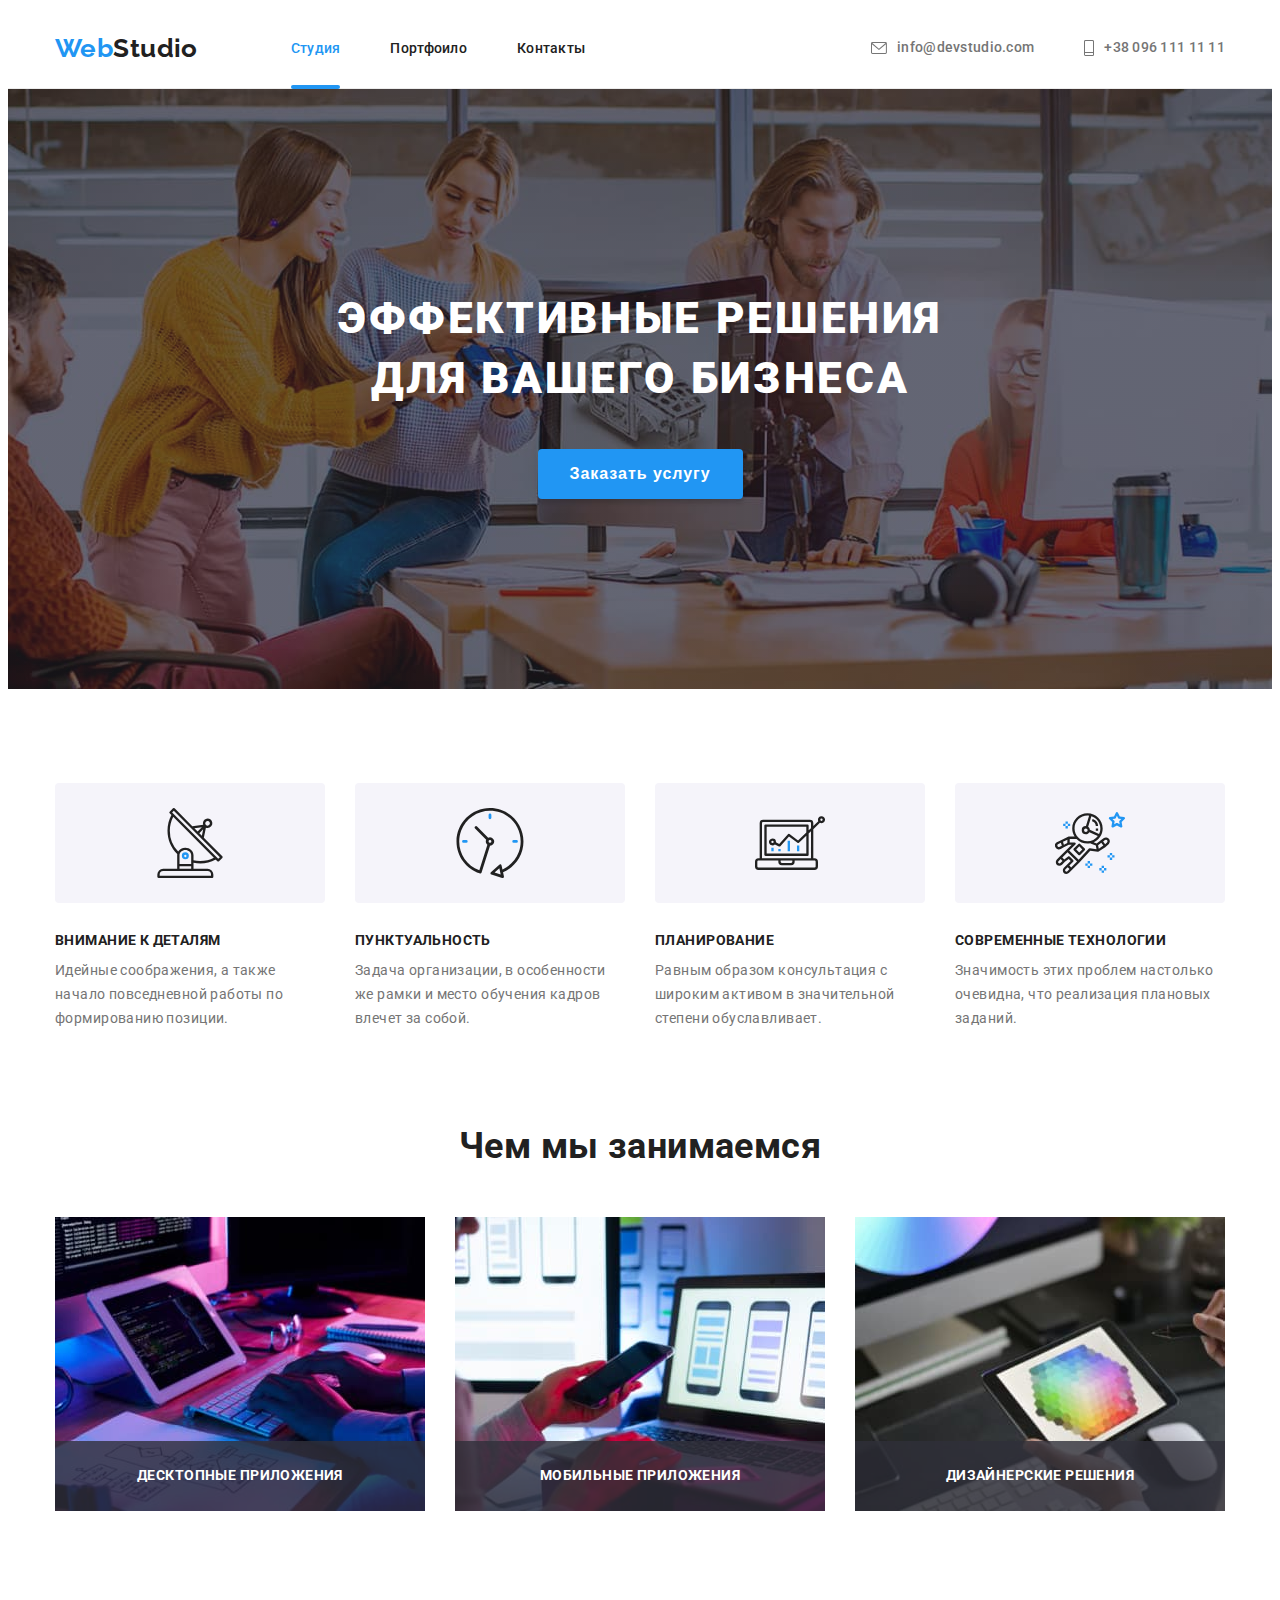
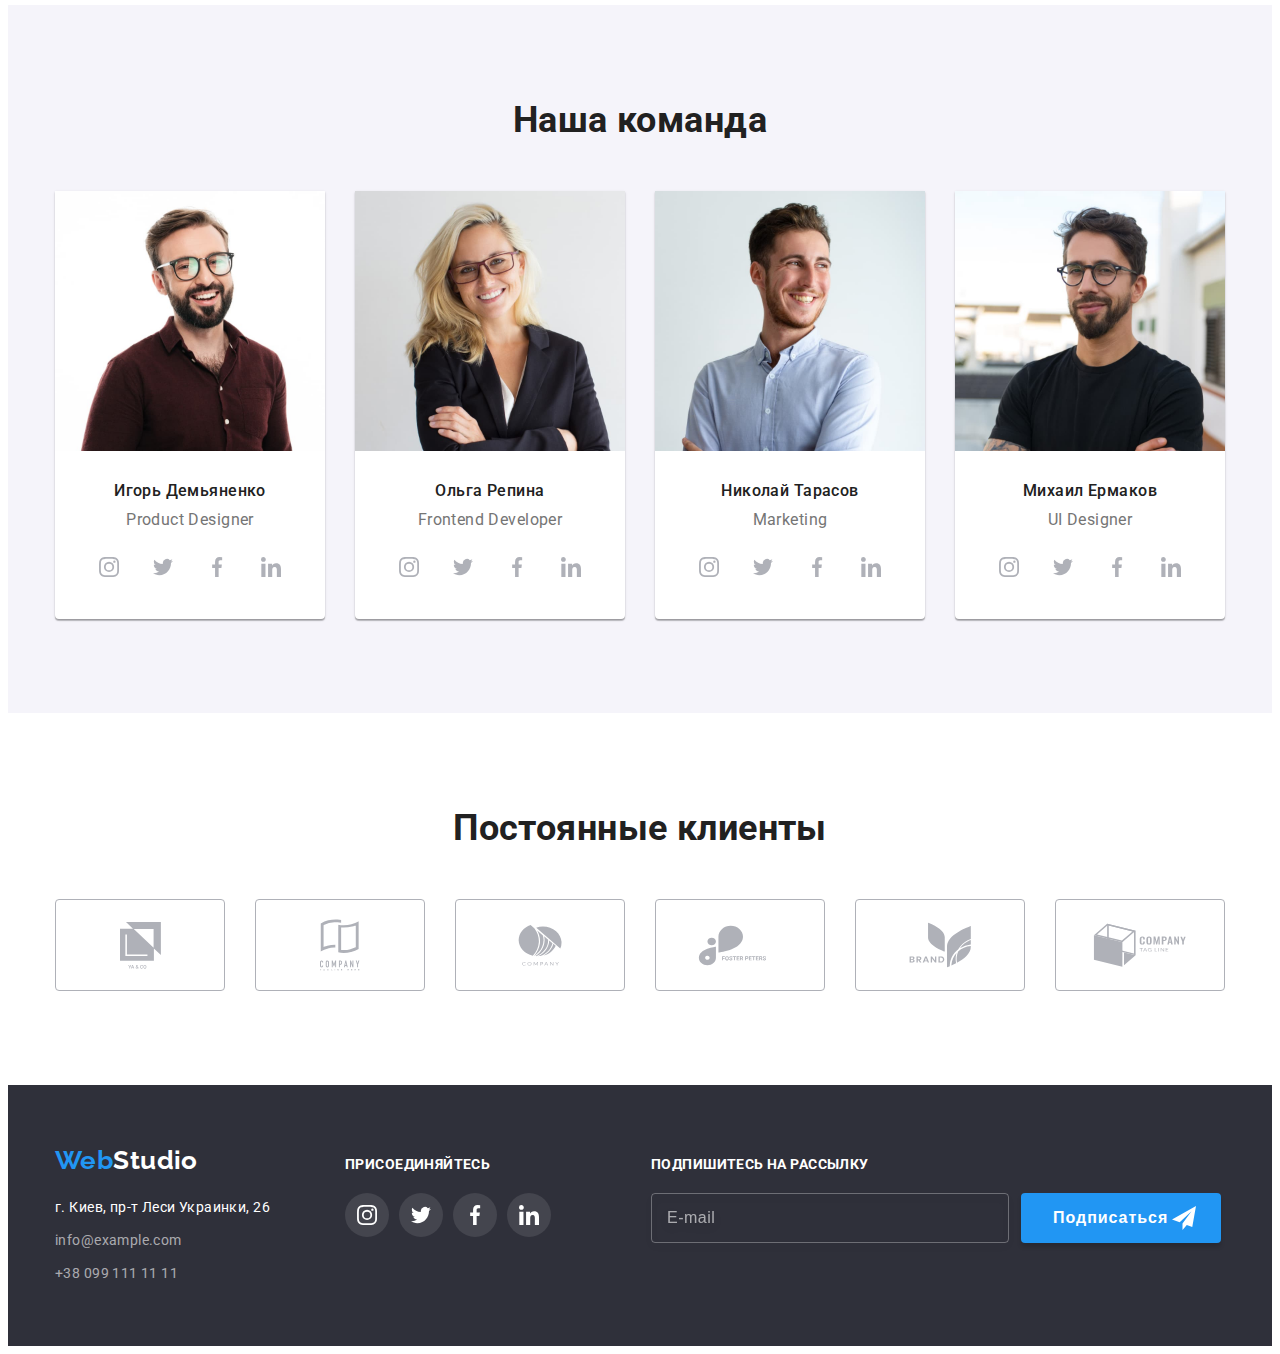
<file: index.html>
<!DOCTYPE html>
<html lang="ru">
  <head>
    <meta charset="UTF-8" />
    <meta http-equiv="X-UA-Compatible" content="IE=edge" />
    <meta name="viewport" content="width=device-width, initial-scale=1.0" />
    <title>Студия</title>
    <link rel="preconnect" href="https://fonts.gstatic.com" />
    <link
      href="https://fonts.googleapis.com/css2?family=Raleway:wght@700&family=Roboto:ital,wght@0,400;0,500;0,700;1,900&display=swap"
      rel="stylesheet"
    />
    <link
      rel="stylesheet"
      href="https://cdnjs.cloudflare.com/ajax/libs/modern-normalize/1.0.0/modern-normalize.min.css"
      integrity="sha512-ISS7cAi1PEhQ8jnbJpJZMd29NlhNj4AWYyLOSp2CE/CsHxTCu+r+t0D2yoJudVrd0/8fTVPUVDzY5Tvli75u/g=="
      crossorigin="anonymous"
    />
    <link rel="stylesheet" href="./css/styles.css" />
  </head>
  <body>
      <header class="header-page">
     <div class="conteiner main-nav">
      <a class="logo-link" href="./index.html">
        <span class="logo-web">Web</span><span class="logo-studio">Studio</span>
      </a>
      <nav>
        <ul class="list nav">
          <li class="menu-item">
            <a class="link menu-link current" href="./index.html"> Студия </a>
          </li>
          <li class="menu-item">
            <a class="link menu-link" href="./portfolio.html"> Портфоило </a>
          </li>
          <li class="menu-item">
            <a class="link menu-link" href="#"> Контакты </a>
          </li>
        </ul>
      </nav>
      <ul class="list contact">
        <li class="menu-item">
          <a class="link menu-link adress-item" href="mailto:info@devstudio.com">
            <svg class="contact-icon" width="16" height="12">
              <use href="./images/sprite.svg#icon-mail" ></use>
            </svg>
            info@devstudio.com</a>
        </li>
        <li class="menu-item">
          <a class="link menu-link adress-item" href="tel:+380961111111">
            <svg class="contact-icon" width="10" height="16">
            <use href="./images/sprite.svg#icon-tel"></use>
            </svg>
            +38 096 111 11 11</a>
        </li>
      </ul>
    </div>
    </header>
    <main>
      <section class="hero">
        <div class="conteiner">
          <h1 class="title hero-title">Эффективные решения <br> для вашего бизнеса </h1>
        <button data-modal-open class="hero-button" type="button">Заказать услугу</button>
        </div>
      </section>
      <section class="features section">
        <div class="conteiner">
        <h2 class="visually-hidden">Преимущества</h2>
        <ul class="list flex-conteiner">
          <li class="features-item">
            <div class="features-icon">
            <svg  width="70" height="70">
              <use href="./images/sprite.svg#icon-antenna"></use>
            </svg>
            </div>
            <h3 class="features-title">Внимание к деталям</h3>
            <p class="features-text">
              Идейные соображения, а также начало повседневной работы по
              формированию позиции.
            </p>
          </li>
          <li class="features-item">
            <div class="features-icon">
              <svg width="70" height="70">
              <use href="./images/sprite.svg#icon-clock"></use>
              </svg>
            </div>
            <h3 class="features-title">Пунктуальность</h3>
            <p class="features-text">
              Задача организации, в особенности же рамки и место обучения кадров
              влечет за собой.
            </p>
          </li>
          <li class="features-item">
            <div class="features-icon">
              <svg width="70" height="70">
                <use href="./images/sprite.svg#icon-diagram"></use>
              </svg>
            </div>
            <h3 class="features-title">Планирование</h3>
            <p class="features-text">
              Равным образом консультация с широким активом в значительной
              степени обуславливает.
            </p>
          </li>
          <li class="features-item">
          <div class="features-icon">
            <svg width="70" height="70">
            <use href="./images/sprite.svg#icon-astronaut"></use>
            </svg>
          </div>
            <h3 class="features-title">Современные технологии</h3>
            <p class="features-text">
              Значимость этих проблем настолько очевидна, что реализация
              плановых заданий.
            </p>
          </li>
        </ul>
        </div>
      </section>
      <section class="work">
      <div class="conteiner">
        <h2 class="title">Чем мы занимаемся</h2>
        <ul class="list flex-conteiner">
          <li class="work-item">
            <img class="work-image"
              src="./images/box1.jpg"
              alt="создание програмного обеспечения"
              width="370"
              height="294"/>
              <p class="work-description">Десктопные приложения</p>
          </li>
          <li class="work-item">
            <img class="work-image"
              src="./images/box2.jpg"
              alt="разработка приложения"
              width="370"
              height="294"/>
              <p class="work-description">Мобильные приложения</p>
          </li>
          <li class="work-item">
            <img class="work-image"
              src="./images/box3.jpg"
              alt="дизайн"
              width="370"
              height="294"/>
              <p class="work-description">Дизайнерские решения</p>
          </li>
        </ul>
        </div>
      </section>
      <section class="team section">
      <div class="conteiner">
        <h2 class="title">Наша команда</h2>
        <ul class="list flex-conteiner">
          <li class="team-item">
            <img class="team-photo"
              src="./images/team1.jpg"
              alt="Дизайнер продуктов Игорь Демьяненко"
              width="270"
            />
            <div class="team-card">
            <h3 class="team-name">Игорь Демьяненко</h3>
            <p class="team-position" lang="en">Product Designer</p>
              <ul class="list team-social">
                <li class="team-social-item">
                  <a class="team-social-link" href="#" target="_blank" rel="noopener norefferre">
                  <svg class="social-icon" width="20" height="20">
                    <use href="./images/sprite.svg#icon-instagram"></use>
                  </svg> </a>
                </li>
                <li class="team-social-item">
                  <a class="team-social-link" href="#" target="_blank" rel="noopener norefferre">
                    <svg class="social-icon" width="20" height="20">
                      <use href="./images/sprite.svg#icon-twitter"></use>
                    </svg> </a>
                </li>
                <li class="team-social-item">
                  <a class="team-social-link" href="#" target="_blank" rel="noopener norefferre">
                    <svg class="social-icon" width="20" height="20">
                      <use href="./images/sprite.svg#icon-facebook"></use>
                    </svg> </a>
                </li>
                <li class="team-social-item">
                  <a class="team-social-link" href="#" target="_blank" rel="noopener norefferre">
                    <svg class="social-icon" width="20" height="20">
                      <use href="./images/sprite.svg#icon-linkedin"></use>
                    </svg> </a>
                </li>
          </ul>
          </div>
          </li>
          <li class="team-item">
            <img class="team-photo"
              src="./images/team2.jpg"
              alt="Разработчик Ольга Репина"
              width="270"            />
            <div class="team-card">
            <h3 class="team-name">Ольга Репина</h3>
            <p class="team-position" lang="en">Frontend Developer</p>
            <ul class="list team-social">
              <li class="team-social-item">
                <a class="team-social-link" href="#" target="_blank" rel="noopener norefferre">
                  <svg class="social-icon" width="20" height="20">
                    <use href="./images/sprite.svg#icon-instagram"></use>
                  </svg> </a>
              </li>
              <li class="team-social-item">
                <a class="team-social-link" href="#" target="_blank" rel="noopener norefferre">
                  <svg class="social-icon" width="20" height="20">
                    <use href="./images/sprite.svg#icon-twitter"></use>
                  </svg> </a>
              </li>
              <li class="team-social-item">
                <a class="team-social-link" href="#" target="_blank" rel="noopener norefferre">
                  <svg class="social-icon" width="20" height="20">
                    <use href="./images/sprite.svg#icon-facebook"></use>
                  </svg> </a>
              </li>
              <li class="team-social-item">
                <a class="team-social-link" href="#" target="_blank" rel="noopener norefferre">
                  <svg class="social-icon" width="20" height="20">
                    <use href="./images/sprite.svg#icon-linkedin"></use>
                  </svg> </a>
              </li>
            </ul>
            </div>
          </li>
          <li class="team-item">
            <img class="team-photo"
              src="./images/team3.jpg"
              alt="Маркетолог Николай Тарасов"
              width="270"/>
            <div class="team-card">
            <h3 class="team-name">Николай Тарасов</h3>
            <p class="team-position" lang="en">Marketing</p>
            <ul class="list team-social">
              <li class="team-social-item">
                <a class="team-social-link" href="#" target="_blank" rel="noopener norefferre">
                  <svg class="social-icon" width="20" height="20">
                    <use href="./images/sprite.svg#icon-instagram"></use>
                  </svg> </a>
              </li>
              <li class="team-social-item">
                <a class="team-social-link" href="#" target="_blank" rel="noopener norefferre">
                  <svg class="social-icon" width="20" height="20">
                    <use href="./images/sprite.svg#icon-twitter"></use>
                  </svg> </a>
              </li>
              <li class="team-social-item">
                <a class="team-social-link" href="#" target="_blank" rel="noopener norefferre">
                  <svg class="social-icon" width="20" height="20">
                    <use href="./images/sprite.svg#icon-facebook"></use>
                  </svg> </a>
              </li>
              <li class="team-social-item">
                <a class="team-social-link" href="#" target="_blank" rel="noopener norefferre">
                  <svg class="social-icon" width="20" height="20">
                    <use href="./images/sprite.svg#icon-linkedin"></use>
                  </svg> </a>
              </li>
            </ul>
            </div>
          </li>
          <li class="team-item">
            <img class="team-photo"
              src="./images/team4.jpg"
              alt="Проектировщик интерфейса Михаил Ермаков"
              width="270"/>
            <div class="team-card">
            <h3 class="team-name">Михаил Ермаков</h3>
            <p class="team-position" lang="en">UI Designer</p>
            <ul class="list team-social">
              <li class="team-social-item">
                <a class="team-social-link" href="#" target="_blank" rel="noopener norefferre">
                  <svg class="social-icon" width="20" height="20">
                    <use href="./images/sprite.svg#icon-instagram"></use>
                  </svg> </a>
              </li>
              <li class="team-social-item">
                <a class="team-social-link" href="#" target="_blank" rel="noopener norefferre">
                  <svg class="social-icon" width="20" height="20">
                    <use href="./images/sprite.svg#icon-twitter"></use>
                  </svg> </a>
              </li>
              <li class="team-social-item">
                <a class="team-social-link" href="#" target="_blank" rel="noopener norefferre">
                  <svg class="social-icon" width="20" height="20">
                    <use href="./images/sprite.svg#icon-facebook"></use>
                  </svg> </a>
              </li>
              <li class="team-social-item">
                <a class="team-social-link" href="#" target="_blank" rel="noopener norefferre">
                  <svg class="social-icon" width="20" height="20">
                    <use href="./images/sprite.svg#icon-linkedin"></use>
                  </svg> </a>
              </li>
            </ul>
            </div>
          </li>
        </ul>
        </div>
      </section>
      <section class="clients section">
        <div class="conteiner">
      <h2 class="title">Постоянные клиенты</h2>
      <ul class="list clients-list">
        <li class="clients-item">
          <a class="clients-link" href="#" target="_blank" rel="noopener norefferre">
            <svg class="clients-icon" width="41" height="47">
              <use href="./images/sprite.svg#icon-ya-co"></use>
            </svg>
          </a>
        </li>
        <li class="clients-item">
          <a class="clients-link" href="#" target="_blank" rel="noopener norefferre">
            <svg class="clients-icon" width="40" height="52">
              <use href="./images/sprite.svg#icon-tagline-here"></use>
            </svg>
          </a>
        </li>
        <li class="clients-item">
          <a class="clients-link" href="#" target="_blank" rel="noopener norefferre">
            <svg class="clients-icon" width="44" height="42">
              <use href="./images/sprite.svg#icon-company"></use>
            </svg>
          </a>
        </li>
        <li class="clients-item">
          <a class="clients-link" href="#" target="_blank" rel="noopener norefferre">
            <svg class="clients-icon" width="85" height="41">
              <use href="./images/sprite.svg#icon-forester-peters"></use>
            </svg>
          </a>
        </li>
        <li class="clients-item">
          <a class="clients-link" href="#" target="_blank" rel="noopener norefferre">
            <svg class="clients-icon" width="63" height="46">
              <use href="./images/sprite.svg#icon-brand"></use>
            </svg>
          </a>
        </li>
        <li class="clients-item">
          <a class="clients-link" href="#" target="_blank" rel="noopener norefferre"> 
            <svg class="clients-icon" width="94" height="44">
              <use href="./images/sprite.svg#icon-tag-line"></use>
            </svg>
          </a>
        </li>
      </ul>
        </div>
      </section>
    </main>
    <footer class="footer-page">
      <div class="conteiner contacts footer-info">
      <div class="footer-adress">
          <a class="logo-link" href="./index.html">
            <span class="logo-web">Web</span><span class="logo-studio">Studio</span>
          </a>
        <address class="address">
          <ul class="list">
            <li class="list-address">
              <a class="link footer-map" href="https://goo.gl/maps/LU7Z2a2tSQY444G19" target="_blank"
                rel="noopener norefferre">
                г. Киев, пр-т Леси Украинки, 26
              </a>
            </li>
            <li class="list-address">
              <a class="link footer-contact" href="mailto:info@example.com">info@example.com</a>
            </li>
            <li class="list-address">
              <a class="link footer-contact" href="tel:+380991111111">+38 099 111 11 11</a>
            </li>
          </ul>
        </address>
        </div>
<div class="footer-social">
<h3 class="company-social">Присоединяйтесь</h3>
<ul class="list footer-social-list">
  <li class="footer-social-item">
    <a class="footer-social-link" href="#" target="_blank" rel="noopener norefferre">
            <svg class="footer-social-icon" width="20" height="20">
              <use href="./images/sprite.svg#icon-instagram"></use>
            </svg>
    </a>
  </li>
  <li class="footer-social-item">
    <a class="footer-social-link" href="#" target="_blank" rel="noopener norefferre">
            <svg class="footer-social-icon" width="20" height="20">
              <use href="./images/sprite.svg#icon-twitter"></use>
            </svg>
    </a>
  </li>
  <li class="footer-social-item">
    <a class="footer-social-link" href="#" target="_blank" rel="noopener norefferre">
            <svg class="footer-social-icon" width="20" height="20">
              <use href="./images/sprite.svg#icon-facebook"></use>
            </svg>
    </a>
  </li>
  <li class="footer-social-item">
    <a class="footer-social-link" href="#" target="_blank" rel="noopener norefferre">
            <svg class="footer-social-icon" width="20" height="20">
              <use href="./images/sprite.svg#icon-linkedin"></use>
            </svg>
    </a>
  </li>
</ul>
</div>

    <div class="footer-form">   
    <h3 class="company-social">Подпишитесь на рассылку</h3>
    <form name="sign" autocomplete="on">
    <div class="sign-form"> 
    <input class="sign-input" type="email" name="email" placeholder="E-mail">
    <div class="sign-button-text">
    <button class="hero-button sign-button" type="submit">Подписаться
      <svg class="sign-icon" width="24" height="24">
      <use href="./images/sprite.svg#icon-icon-send"></use>
      </svg>
    </button>
    </div> 
    </div>       
    </form>
    </div>
  </div>
  </footer>

    <div data-modal class="backdrop is-hidden">
        <div class="modal">
          <button data-modal-close class="modal-close">
            <svg class="close-icon" width="11" height="11">
              <use href="./images/sprite.svg#icon-vector"></use>
            </svg>
          </button>

        <h2 class="form-title" >Оставьте свои данные, мы вам перезвоним</h2>

        <form class="form-order" name="order" autocomplete="on">
          
          <label for="form-name" class="form-label">Имя</label>
          <div class="client-info">
            <input type="text" class="form-input input-required" id="form-name" name="user-name" pattern="^[А-Яа-яЁё\s]+$" required autofocus />
            <svg class="form-icon" width="18" height="18">
              <use href="./images/sprite.svg#icon-form-person"></use>
            </svg>
          </div>

         
          <label class="form-label" for="form-tel">Телефон</label>
           <div class="client-info">
          <input class="form-input input-required" type="tel" id="form-tel" name="user-tel" required minlength="10" maxlength="10" pattern="^[ 0-9]+$" />
            <svg class="form-icon" width="18" height="18">
            <use href="./images/sprite.svg#icon-form-tel"></use>
            </svg>
          </div>

            <label class="form-label" for="form-email">Почта</label>
            <div class="client-info">
            <input class="form-input" type="email" id="form-email" name="user-email"/>
            <svg class="form-icon" width="18" height="18">
            <use href="./images/sprite.svg#icon-form-email"></use>
            </svg>
          </div>

          
          <label class="form-label" for="form-comment" >Комментарий</label>
          <div class="client-info">  
          <textarea class="form-input comment" id="form-comment" name="user-comment" placeholder="Введите текст"></textarea>
          </div>

          <div class="client-info">
            <input class="checkbox visually-hidden" type="checkbox" id="checkbox" name="policy" value="Agree" required />
            <label class="checkbox-label" for="checkbox" >Соглашаюсь с рассылкой и принимаю <a class="agreement" href="#">Условия договора</a></label> 
          </div>  

          <button class="form-button hero-button" type="submit">Отправить</button>

    </form>
  </div>
  </div>
  <script src="./js/modal.js"></script>
</body>
</html>
</file>
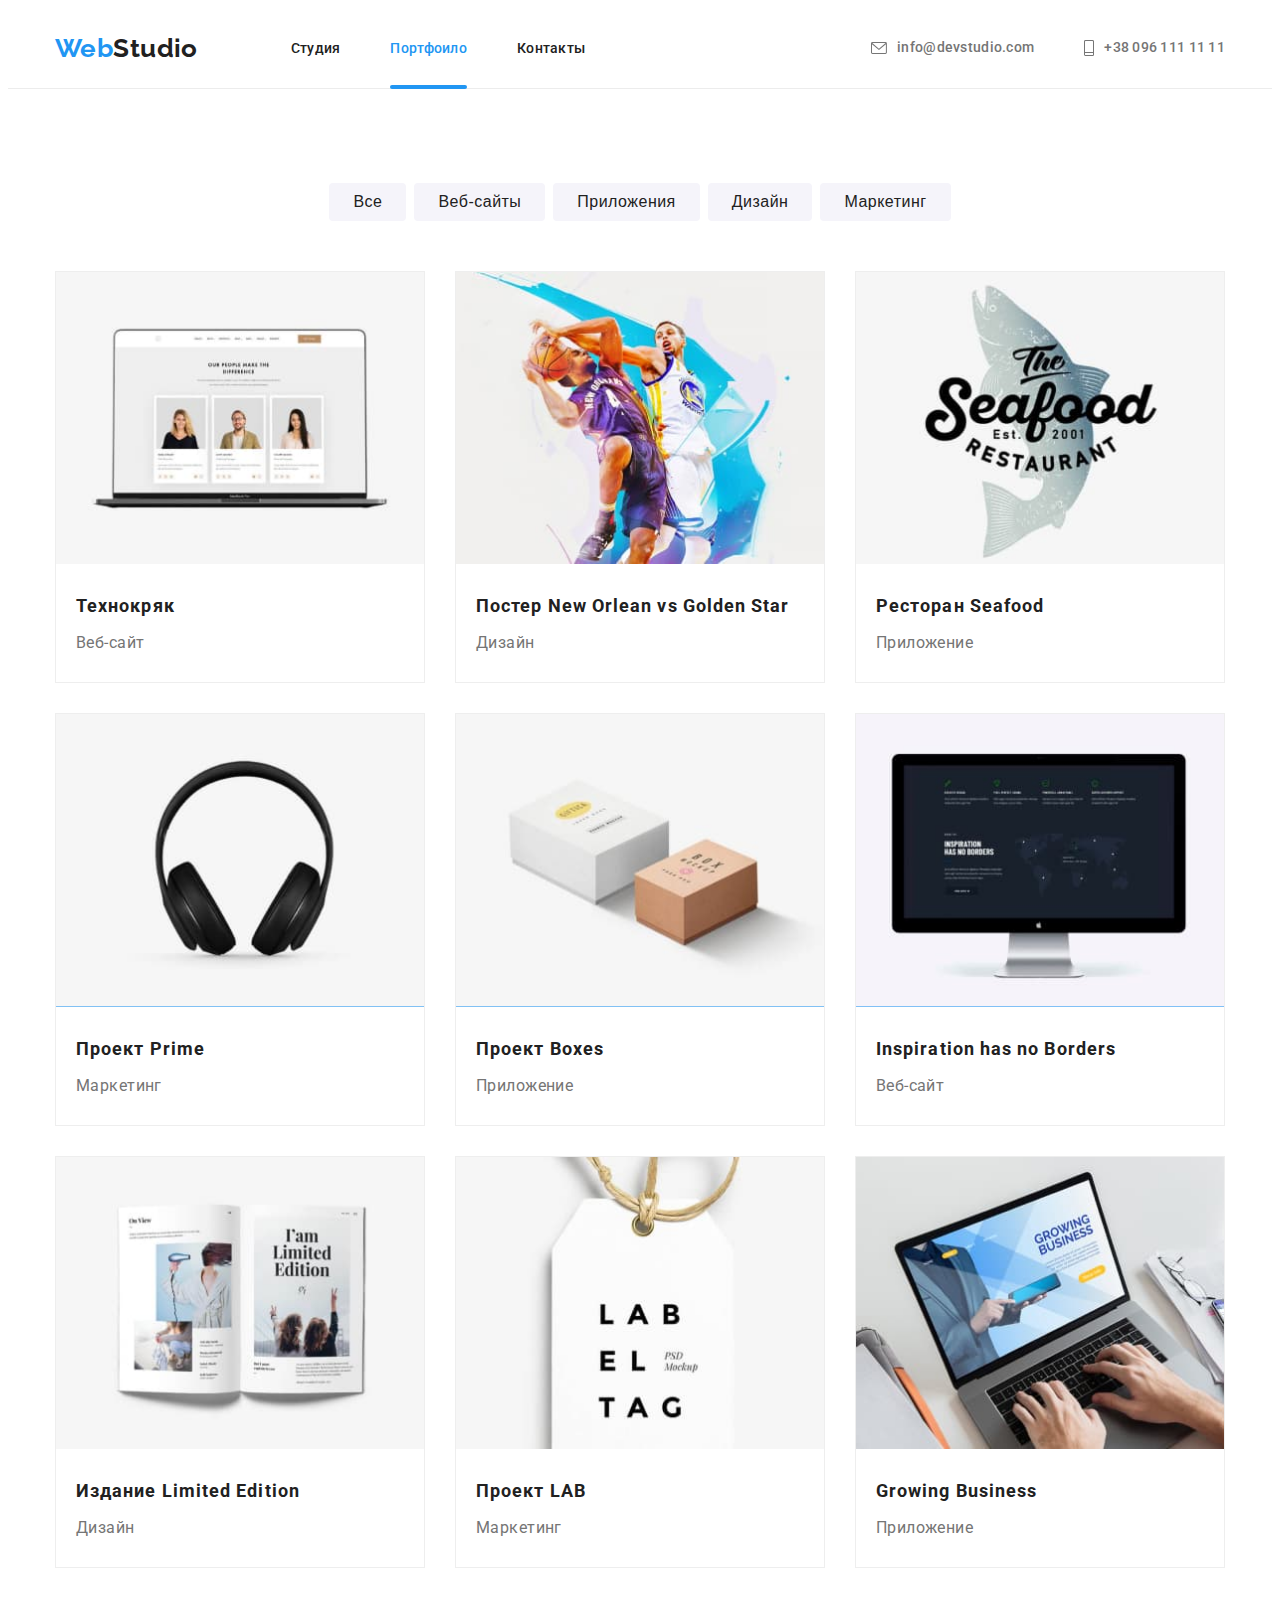
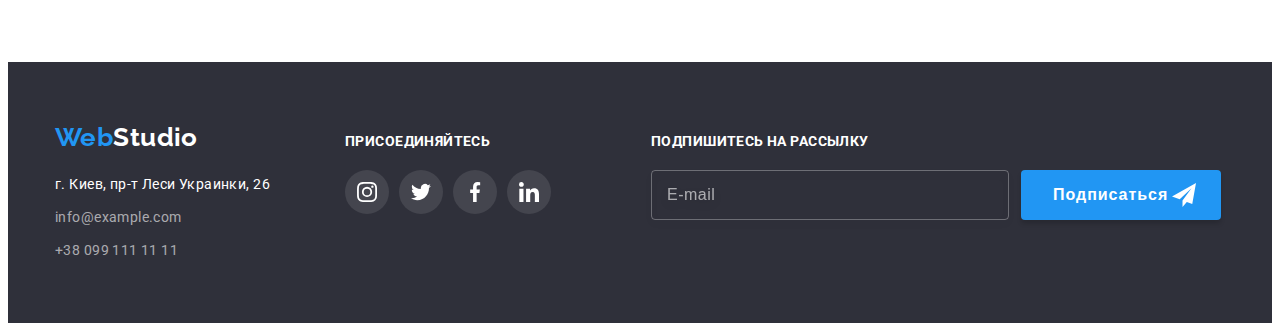
<file: portfolio.html>
<!DOCTYPE html>
<html lang="ru">
  <head>
    <meta charset="UTF-8" />
    <meta http-equiv="X-UA-Compatible" content="IE=edge" />
    <meta name="viewport" content="width=device-width, initial-scale=1.0" />
    <title>Студия</title>
    <link rel="preconnect" href="https://fonts.gstatic.com" />
    <link
      href="https://fonts.googleapis.com/css2?family=Raleway:wght@700&family=Roboto:ital,wght@0,400;0,500;0,700;1,900&display=swap"
      rel="stylesheet"
    />
    <link
      rel="stylesheet"
      href="https://cdnjs.cloudflare.com/ajax/libs/modern-normalize/1.0.0/modern-normalize.min.css"
      integrity="sha512-ISS7cAi1PEhQ8jnbJpJZMd29NlhNj4AWYyLOSp2CE/CsHxTCu+r+t0D2yoJudVrd0/8fTVPUVDzY5Tvli75u/g=="
      crossorigin="anonymous"
    />
    <link rel="stylesheet" href="./css/styles.css" />
  </head>
  <body>
<header class="header-page">
  <div class="conteiner main-nav">
    <a class="logo-link" href="./index.html">
      <span class="logo-web">Web</span><span class="logo-studio">Studio</span>
    </a>
    <nav>
      <ul class="list nav">
        <li class="menu-item">
          <a class="link" href="./index.html"> Студия </a>
        </li>
        <li class="menu-item">
          <a class="link current current-line" href="./portfolio.html"> Портфоило </a>
        </li>
        <li class="menu-item">
          <a class="link" href="#"> Контакты </a>
        </li>
      </ul>
    </nav>
    <ul class="list contact">
      <li class="menu-item">
        <a class="link adress-item" href="mailto:info@devstudio.com">
          <svg class="contact-icon" width="16" height="12">
            <use href="./images/sprite.svg#icon-mail"></use>
          </svg>
          info@devstudio.com</a>
      </li>
      <li class="menu-item">
        <a class="link adress-item" href="tel:+380961111111">
          <svg class="contact-icon" width="10" height="16">
            <use href="./images/sprite.svg#icon-tel"></use>
          </svg>
          +38 096 111 11 11</a>
      </li>
    </ul>
  </div>
</header>

    <main>
      <section class="projects section">
        <div class="conteiner">
          <h1 class="visually-hidden">Реализованные проекты</h1>
          <ul class="button-list list">
            <li class="button-item">
              <button class="button" type="button">Все</button>
            </li>
            <li class="button-item">
              <button class="button" type="button">Веб-сайты</button>
            </li>
            <li class="button-item">
              <button class="button" type="button">Приложения</button>
            </li>
            <li class="button-item">
              <button class="button" type="button">Дизайн</button>
            </li>
            <li class="button-item">
              <button class="button" type="button">Маркетинг</button>
            </li>
          </ul>

          <ul class="list flex-conteiner">
            <li class="project-item">
              <a class="project-item-link" href="#">
              <div class="project-thumb">
              <img
                class="project-img"
                src="./images/project1.jpg"
                alt="сайт на ноутбуке"
                width="370"
              />
              <p class="overflow-text">Технокряк это современная площадка распространения коронавируса. Компании используют эту платформу для цифрового
              шпионажа и атак на защищённые сервера конкурентов.</p>
              </div>
              <div class="project-card">
                <h2 class="project-title">Технокряк</h2>
                <p class="project-description">Веб-сайт</p>
            </div>                
            </a>
            </li>
            <li class="project-item">
              <a class="project-item-link" href="#">
              <div class="project-thumb">
              <img
                class="project-img"
                src="./images/project2.jpg"
                alt="баскетбол"
                width="370"
              />
              <p class="overflow-text">Технокряк это современная площадка распространения коронавируса. Компании используют эту платформу для цифрового шпионажа и атак на защищённые сервера конкурентов.</p>
            </div>
              <div class="project-card">
                <h2 class="project-title">Постер New Orlean vs Golden Star</h2>
                <p class="project-description">Дизайн</p>
              </div>
              </a>
            </li>
            <li class="project-item">
              <a class="project-item-link" href="#">
              <div class="project-thumb">
              <img
                class="project-img"
                src="./images/project3.jpg"
                alt="рыба"
                width="370"
              />
              <p class="overflow-text">Технокряк это современная площадка распространения коронавируса. Компании используют эту
                платформу для цифрового шпионажа и атак на защищённые сервера конкурентов.</p>
              </div>
                <div class="project-card">
                <h2 class="project-title">Ресторан Seafood</h2>
                <p class="project-description">Приложение</p>
              </div>
            </a>
            </li>
            <li class="project-item">
              <a class="project-item-link" href="#">
              <div class="project-thumb">
              <img
                class="project-img"
                src="./images/project4.jpg"
                alt="наушники"
                width="370"
              />
              <p class="overflow-text">Технокряк это современная площадка распространения коронавируса. Компании используют эту
                платформу для цифрового шпионажа и атак на защищённые сервера конкурентов.</p>
              </div>
                <div class="project-card">
                <h2 class="project-title">Проект Prime</h2>
                <p class="project-description">Маркетинг</p>
              </div>
            </a>
            </li>
            <li class="project-item">
            <a class="project-item-link" href="#">
              <div class="project-thumb">
            <img
                class="project-img"
                src="./images/project5.jpg"
                alt="коробочки"
                width="370"
              />
              <p class="overflow-text">Технокряк это современная площадка распространения коронавируса. Компании используют эту
                платформу для цифрового шпионажа и атак на защищённые сервера конкурентов.</p>
              </div>
                <div class="project-card">
                <h2 class="project-title">Проект Boxes</h2>
                <p class="project-description">Приложение</p>
              </div>
            </a>
            </li>
            <li class="project-item">
              <a class="project-item-link" href="#">
              <div class="project-thumb">
              <img
                class="project-img"
                src="./images/project6.jpg"
                alt="монитор"
                width="370"
              />
              <p class="overflow-text">Технокряк это современная площадка распространения коронавируса. Компании используют эту
                платформу для цифрового шпионажа и атак на защищённые сервера конкурентов.</p>
              </div>
                <div class="project-card">
                <h2 class="project-title">Inspiration has no Borders</h2>
                <p class="project-description">Веб-сайт</p>
              </div>
            </a>
            </li>
            <li class="project-item">
              <a class="project-item-link" href="#">
              <div class="project-thumb">
              <img
                class="project-img"
                src="./images/project7.jpg"
                alt="журнал"
                width="370"
              />
              <p class="overflow-text">Технокряк это современная площадка распространения коронавируса. Компании используют эту
                платформу для цифрового шпионажа и атак на защищённые сервера конкурентов.</p>
              </div>
                <div class="project-card">
                <h2 class="project-title">Издание Limited Edition</h2>
                <p class="project-description">Дизайн</p>
              </div>
            </a>
            </li>
            <li class="project-item">
              <a class="project-item-link" href="#">
                <div class="project-thumb">
              <img
                class="project-img"
                src="./images/project8.jpg"
                alt="бирка"
                width="370"
              />
              <p class="overflow-text">Технокряк это современная площадка распространения коронавируса. Компании используют эту
                платформу для цифрового шпионажа и атак на защищённые сервера конкурентов.</p>
              </div>
                <div class="project-card">
                <h2 class="project-title">Проект LAB</h2>
                <p class="project-description">Маркетинг</p>
              </div>
            </a>
            </li>
            <li class="project-item">
              <a class="project-item-link" href="#">
                <div class="project-thumb">
              <img
                class="project-img"
                src="./images/project9.jpg"
                alt="человек печатает на ноутбуке"
                width="370"
              />
              <p class="overflow-text">Технокряк это современная площадка распространения коронавируса. Компании используют эту
                платформу для цифрового шпионажа и атак на защищённые сервера конкурентов.</p>
              </div>
                <div class="project-card">
                <h2 class="project-title">Growing Business</h2>
                <p class="project-description">Приложение</p>
              </div>
            </a>
            </li>
          </ul>
        </div>
      </section>
    </main>
    <footer class="footer-page">
      <div class="conteiner contacts footer-info">
        <div class="footer-adress">
          <a class="logo-link" href="./index.html">
            <span class="logo-web">Web</span><span class="logo-studio">Studio</span>
          </a>
          <address class="address">
            <ul class="list">
              <li class="list-address">
                <a class="link footer-map" href="https://goo.gl/maps/LU7Z2a2tSQY444G19" target="_blank"
                  rel="noopener norefferre">
                  г. Киев, пр-т Леси Украинки, 26
                </a>
              </li>
              <li class="list-address">
                <a class="link footer-contact" href="mailto:info@example.com">info@example.com</a>
              </li>
              <li class="list-address">
                <a class="link footer-contact" href="tel:+380991111111">+38 099 111 11 11</a>
              </li>
            </ul>
          </address>
        </div>
        <div class="footer-social">
          <h3 class="company-social">Присоединяйтесь</h3>
          <ul class="list footer-social-list">
            <li class="footer-social-item">
              <a class="footer-social-link" href="#" target="_blank" rel="noopener norefferre">
                <svg class="footer-social-icon" width="20" height="20">
                  <use href="./images/sprite.svg#icon-instagram"></use>
                </svg>
              </a>
            </li>
            <li class="footer-social-item">
              <a class="footer-social-link" href="#" target="_blank" rel="noopener norefferre">
                <svg class="footer-social-icon" width="20" height="20">
                  <use href="./images/sprite.svg#icon-twitter"></use>
                </svg>
              </a>
            </li>
            <li class="footer-social-item">
              <a class="footer-social-link" href="#" target="_blank" rel="noopener norefferre">
                <svg class="footer-social-icon" width="20" height="20">
                  <use href="./images/sprite.svg#icon-facebook"></use>
                </svg>
              </a>
            </li>
            <li class="footer-social-item">
              <a class="footer-social-link" href="#" target="_blank" rel="noopener norefferre">
                <svg class="footer-social-icon" width="20" height="20">
                  <use href="./images/sprite.svg#icon-linkedin"></use>
                </svg>
              </a>
            </li>
          </ul>
        </div>
    
        <div class="footer-form">
          <h3 class="company-social">Подпишитесь на рассылку</h3>
          <form name="sign" autocomplete="on">
            <div class="sign-form">
              <input class="sign-input" type="email" name="email" placeholder="E-mail">
              <div class="sign-button-text">
                <button class="hero-button sign-button" type="submit">Подписаться
                  <svg class="sign-icon" width="24" height="24">
                    <use href="./images/sprite.svg#icon-icon-send"></use>
                  </svg>
                </button>
              </div>
            </div>
          </form>
        </div>
      </div>
    </footer>
  </body>
</html>
</file>
<file: css/styles.css>
:root {
  --primary-title-color: #212121;
  --primary-text-color: #757575;
  --primary-bcg-color: #ffffff;
  --secondary-bcg-color: #f5f4fa;
  --footer-bcg: #2f303a;
  --accent-color: #2196f3;
  --dark-bcg-text: #ffffff;
  --font-family-text: Roboto;
  --font-size-text: 14px;
  --animation: 250ms cubic-bezier(0.4, 0, 0.2, 1);
}

/*General*/

html {
  box-sizing: border-box;
}
*,
*::before,
*::after {
  box-sizing: inherit;
}

body {
  background-color: var(--primary-bcg-color);
  color: var(--primary-title-color);

  font-family: var(--font-family-text), sans-serif;
  font-size: var(--font-size-text);
  letter-spacing: 0.03em;
}

.conteiner {
  width: 1200px;
  padding-left: 15px;
  padding-right: 15px;
  margin-left: auto;
  margin-right: auto;
}

h1,
h2,
h3,
p {
  margin: 0;
  padding: 0;
}

.list {
  padding-left: 0;
  margin: 0;

  list-style: none;
}

.visually-hidden {
  position: absolute !important;
  clip: rect(1px 1px 1px 1px);
  clip: rect(1px, 1px, 1px, 1px);
  padding: 0 !important;
  border: 0 !important;
  height: 1px !important;
  width: 1px !important;
  overflow: hidden;
}

.link,
.logo-link,
.project-item-link {
  color: inherit;
  text-decoration: none;

  transition: color var(--animation);
}

.link:hover,
.link:focus {
  color: var(--accent-color);
}

img {
  display: block;
  max-width: 100%;
  height: auto;
}

.button {
  padding: 6px 24px;
  border-radius: 4px;
  border: none;

  color: inherit;
  background: var(--secondary-bcg-color);
  font-weight: 500;
  font-size: 16px;
  line-height: 1.62;
  text-align: center;
  letter-spacing: 0.03em;

  cursor: pointer;

  transition: color var(--animation), background-color var(--animation),
    box-shadow var(--animation);
}

.button:hover,
.button:focus {
  color: var(--dark-bcg-text);
  background-color: var(--accent-color);
  box-shadow: 0px 3px 1px rgba(0, 0, 0, 0.1), 0px 1px 2px rgba(0, 0, 0, 0.08),
    0px 2px 2px rgba(0, 0, 0, 0.12);
}

.title {
  margin-bottom: 50px;

  font-size: 36px;
  line-height: 1.17;
  text-align: center;
}

.flex-conteiner {
  display: flex;
  flex-wrap: wrap;
  margin-right: -30px;
  margin-bottom: -30px;
}

.logo-web,
.logo-studio {
  font-family: Raleway;
  font-weight: 700;
  font-size: 26px;
  line-height: 1.19;
}

.logo-link {
  display: block;
}

.section {
  padding-top: 94px;
  padding-bottom: 94px;
}

/*Header*/
.header-page {
  border-bottom: 1px solid #ececec;
}

.main-nav .logo-link {
  margin-right: 93px;
}

.main-nav .logo-web {
  color: var(--accent-color);
}

.current {
  position: relative;
  color: var(--accent-color);
}

.current::after {
  content: "";
  position: absolute;

  left: 0;
  bottom: -1px;

  width: 100%;
  height: 4px;
  background-color: var(--accent-color);
  border-radius: 2px;
}

.nav .link,
.contact .link {
  padding: 32px 0;

  font-weight: 500;
  line-height: 1.14;
  letter-spacing: 0.02em;
}

.main-nav {
  display: flex;
  align-items: center;
}

.contact {
  color: var(--primary-text-color);
  margin-left: auto;
}

.nav,
.contact {
  display: flex;
}

.nav .menu-item:not(:last-child) {
  margin-right: 50px;
}
.contact .menu-item:not(:last-child) {
  margin-right: 50px;
}

.adress-item {
  display: flex;
  align-items: center;
  color: var(--primary-text-color);
}

.contact-icon {
  align-items: center;
  margin-right: 10px;
  fill: currentColor;
}

/*inex.html*/

/*section hero*/
.hero {
  max-height: 600px;
  padding-top: 200px;
  padding-bottom: 200px;
  text-align: center;

  background-image: linear-gradient(
      to top,
      rgba(47, 48, 58, 0.4),
      rgba(47, 48, 58, 0.4)
    ),
    url(../images/hero-bcg.jpg);
  background-repeat: no-repeat;
  background-position: center;
  background-size: 1600px 600px;
}

.hero-title {
  margin-bottom: 40px;
  color: var(--dark-bcg-text);

  font-weight: 900;
  font-size: 44px;
  line-height: 1.36;
  letter-spacing: 0.06em;
  text-transform: uppercase;
}

.hero-button {
  padding: 10px 32px;

  border-radius: 4px;
  box-shadow: 0px 4px 4px rgba(0, 0, 0, 0.15);
  border: none;

  background-color: var(--accent-color);
  color: var(--dark-bcg-text);

  font-weight: 700;
  font-size: 16px;
  line-height: 1.87;
  letter-spacing: 0.06em;
  cursor: pointer;
}

/*section features*/

.features-item {
  flex-basis: calc((100% - 30px * 4) / 4);
  margin-right: 30px;
  margin-bottom: 30px;
}

.features-icon {
  display: flex;
  justify-content: center;
  align-items: center;
  height: 120px;
  margin-bottom: 30px;
  background-color: var(--secondary-bcg-color);
  border-radius: 4px;
}

.features-title {
  margin-bottom: 10px;
  font-size: var(--font-size-text);
  line-height: 1.14;
  text-transform: uppercase;
}

.features-text {
  color: var(--primary-text-color);
  line-height: 1.71;
}

/*section works, section team*/

.work {
  padding-bottom: 94px;
}

.work-item {
  position: relative;

  flex-basis: calc((100% - 30px * 3) / 3);
  margin-right: 30px;
  margin-bottom: 30px;
}

/*.work-image {

}*/

.work-description {
  position: absolute;
  bottom: 0;

  display: flex;
  align-items: center;
  justify-content: center;

  width: 100%;
  height: 70px;
  font-style: normal;
  font-weight: 700;
  line-height: 1.14;
  text-align: center;
  letter-spacing: 0.03em;
  text-transform: uppercase;
  background-color: rgba(47, 48, 58, 0.8);
  color: #ffffff;
}

.team {
  background-color: var(--secondary-bcg-color);
}

.team-item {
  flex-basis: calc((100% - 30px * 4) / 4);
  padding-bottom: 30px;
  margin-right: 30px;
  margin-bottom: 30px;

  background-color: var(--primary-bcg-color);
  box-shadow: 0px 1px 3px rgba(0, 0, 0, 0.12), 0px 1px 1px rgba(0, 0, 0, 0.14),
    0px 2px 1px rgba(0, 0, 0, 0.2);
  border-radius: 0px 0px 4px 4px;
}

.team-photo {
  margin-bottom: 30px;
}

.team-card {
  padding-left: 15px;
  padding-right: 15px;
}

.team-name,
.team-position {
  text-align: center;

  font-size: 16px;
  line-height: 1.19;
}

.team-name {
  margin-bottom: 10px;
  font-weight: 500;
}

.team-position {
  color: var(--primary-text-color);
  margin-bottom: 16px;
}

.team-social {
  display: flex;
  justify-content: center;
}

.team-social-item:not(:last-child) {
  margin-right: 10px;
}

.team-social-link {
  display: flex;
  justify-content: center;
  align-items: center;
  width: 44px;
  height: 44px;
  border-radius: 50%;
  background-color: var(--primary-bcg-color);

  transition: background-color var(--animation);
}

.team-social-link:focus,
.team-social-link:hover {
  background-color: var(--accent-color);
}

.social-icon {
  fill: #afb1b8;
  transition: fill var(--animation);
}

.team-social-link:focus .social-icon,
.team-social-link:hover .social-icon {
  fill: var(--primary-bcg-color);
}

/*Clients*/
.clients-list {
  display: flex;
}

.clients-item:not(:last-child) {
  margin-right: 30px;
}

.clients-link {
  display: flex;
  align-items: center;
  justify-content: center;
  width: 170px;
  height: 92px;
  border: 1px solid #afb1b8;
  border-radius: 4px;

  transition: border var(--animation);
}

.clients-link:hover,
.clients-link:focus {
  border: 1px solid var(--accent-color);
}

.clients-icon {
  fill: #afb1b8;

  transition: fill var(--animation);
}

.clients-link:hover .clients-icon,
.clients-link:focus .clients-icon {
  fill: var(--accent-color);
}

/*footer*/

.footer-page {
  padding-top: 60px;
  padding-bottom: 60px;
  background-color: var(--footer-bcg);
}

.contacts .logo-link {
  margin-bottom: 20px;
}

.footer-info {
  display: flex;
  align-items: baseline;
}

.footer-adress {
  margin-right: 75px;
}

.contacts .logo-web {
  color: var(--accent-color);
}
.contacts .logo-studio {
  color: var(--dark-bcg-text);
}

.address {
  font-style: inherit;
}

.list-address {
  display: block;
}

.list-address:not(:last-child) {
  margin-bottom: 9px;
}

.footer-map,
.footer-contact {
  line-height: 1.71;
}
.footer-map {
  color: var(--dark-bcg-text);
}

.footer-contact {
  color: rgba(255, 255, 255, 0.6);
}

.footer-social {
  margin-right: 100px;
}

.company-social {
  margin-bottom: 20px;

  font-size: 14px;
  line-height: 1.14;
  letter-spacing: 0.03em;
  text-transform: uppercase;

  color: var(--dark-bcg-text);
}

.footer-social-list {
  display: flex;
}

.footer-social-item:not(:last-child) {
  margin-right: 10px;
}

.footer-social-link {
  display: flex;
  align-items: center;
  justify-content: center;
  width: 44px;
  height: 44px;
  border: 1px solid transparent;
  border-radius: 50%;
  background: rgba(255, 255, 255, 0.1);

  transition: background-color var(--animation);
}

.footer-social-link:hover,
.footer-social-link:focus {
  background-color: var(--accent-color);
}

.footer-social-icon {
  fill: var(--dark-bcg-text);
}

.sign-input {
  width: 358px;
  height: 50px;
  padding: 15px;
  background-color: transparent;
  border: 1px solid rgba(255, 255, 255, 0.3);
  filter: drop-shadow(0px 4px 4px rgba(0, 0, 0, 0.15));
  border-radius: 4px;
  margin-right: 12px;
  color: var(--dark-bcg-text);
  font-size: 16px;
  line-height: 1.25;
  letter-spacing: 0.03em;
  outline: none;
  transition: border-color var(--animation);
}

.sign-input:-webkit-autofill,
.sign-input:-webkit-autofill:hover,
.sign-input:-webkit-autofill:focus {
  -webkit-text-fill-color: var(--dark-bcg-text);
  -webkit-box-shadow: 0 0 0px 1000px var(--footer-bcg) inset;
}

.sign-input:focus {
  border-color: var(--accent-color);
}

.sign-form {
  display: flex;
  align-items: center;
  justify-content: center;
}

.sign-button-text {
  position: relative;
}

.sign-button {
  text-align: start;
  width: 200px;
  height: 50px;
  padding-right: 29px;
  padding-top: 10px;
  padding-bottom: 10px;
  cursor: pointer;
}

.sign-input::placeholder {
  font-size: 16px;
  line-height: 1.25;
  letter-spacing: 0.03em;
  color: rgba(255, 255, 255, 0.6);
}

.sign-icon {
  position: absolute;
  top: 50%;
  right: 25px;
  transform: translateY(-50%);
}

/*portfolio.html*/

/*main*/

/*buttons*/

.button-list {
  display: flex;
  flex-wrap: wrap;
  justify-content: center;
  margin-bottom: 50px;
}

.button-item:not(:last-child) {
  margin-right: 8px;
}

/*projects*/

.project-item {
  flex-basis: calc((100% - 30px * 3) / 3);
  margin-right: 30px;
  margin-bottom: 30px;

  border: 1px solid #eeeeee;
}

.project-item-link {
  display: block;

  transition: box-shadow var(--animation);
}

.project-item-link:hover,
.project-item-link:focus {
  box-shadow: 0px 1px 1px rgba(0, 0, 0, 0.12), 0px 4px 4px rgba(0, 0, 0, 0.06),
    1px 4px 6px rgba(0, 0, 0, 0.16);
}

.project-card {
  padding: 24px 20px;
}

.project-title {
  margin-bottom: 4px;
  font-size: 18px;
  line-height: 2;
  letter-spacing: 0.06em;
}

.project-description {
  font-size: 16px;
  line-height: 1.87;
  color: var(--primary-text-color);
}

.project-thumb {
  position: relative;
  overflow: hidden;
}

.overflow-text {
  position: absolute;
  top: 0;
  left: 0;
  width: 100%;
  height: 100%;
  transform: translateY(100%);

  display: flex;
  padding-top: 63px;
  padding-left: 24px;
  padding-right: 24px;

  font-size: 18px;
  line-height: 1.56;
  letter-spacing: 0.03em;

  color: var(--dark-bcg-text);
  background-color: rgba(33, 150, 243, 0.9);
  transition: transform var(--animation);
}

.project-item:hover .overflow-text,
.project-item:focus .overflow-text {
  transform: translateY(0);
}

/*Modal*/
.backdrop {
  position: fixed;
  top: 0;
  left: 0;
  width: 100%;
  height: 100%;
  background-color: rgba(0, 0, 0, 0.2);
  opacity: 1;
  transition: opacity var(--animation);
}

.backdrop.is-hidden {
  opacity: 0;
  pointer-events: none;
}

.backdrop.is-hidden .modal {
  transform: translate(-50%, -50%) scale(1.2);
}

.modal {
  position: absolute;
  top: 50%;
  left: 50%;
  transform: translate(-50%, -50%) scale(1);
  transition: transform var(--animation);

  padding: 40px;

  width: 528px;
  height: 581px;
  background: var(--primary-bcg-color);
  box-shadow: 0px 1px 3px rgba(0, 0, 0, 0.12), 0px 1px 1px rgba(0, 0, 0, 0.14),
    0px 2px 1px rgba(0, 0, 0, 0.2);
  border-radius: 4px;
}

.modal-close {
  position: absolute;
  top: 8px;
  right: 8px;

  width: 30px;
  height: 30px;
  border: 1px solid rgba(0, 0, 0, 0.1);
  border-radius: 50%;
  background: var(--primary-bcg-color);
}

.close-icon {
  fill: black;
  transition: fill var(--animation);
}

.modal-close:focus,
.modal-close:hover {
  cursor: pointer;
}

.modal-close:focus .close-icon,
.modal-close:hover .close-icon {
  fill: var(--accent-color);
}

/* form */

.form-title {
  margin-bottom: 12px;
  font-size: 20px;
  line-height: 1.15;
  text-align: center;
  letter-spacing: 0.03em;
}

.form-order {
  display: flex;
  flex-direction: column;
}

.client-info {
  position: relative;
  display: block;
}

.form-label {
  margin-bottom: 4px;
  font-size: 12px;
  line-height: 1.17;
  letter-spacing: 0.01em;
  color: var(--primary-text-color);
}

.form-input {
  width: 100%;
  height: 40px;
  padding-left: 42px;

  border: 1px solid rgba(33, 33, 33, 0.2);
  border-radius: 4px;
  outline: none;

  transition: border-color var(--animation);
}

.form-input:-webkit-autofill,
.form-input:-webkit-autofill:hover,
.form-input:-webkit-autofill:focus {
  -webkit-text-fill-color: var(--primary-title-color);
  -webkit-box-shadow: 0 0 0px 1000px var(--primary-bcg-color) inset;
}

.form-input:not(:last-child) {
  margin-bottom: 10px;
}

.form-icon {
  position: absolute;
  top: 11px;
  left: 15px;

  transition: fill var(--animation);
}

.comment {
  resize: none;
  height: 120px;
  padding: 12px 16px;
  margin-bottom: 20px;
}

.comment::placeholder {
  font-size: 12px;
  line-height: 1.17;
  letter-spacing: 0.01em;
  color: rgba(117, 117, 117, 0.5);
}

.policy {
  font-size: 14px;
  line-height: 1.71;

  letter-spacing: 0.03em;
  color: var(--primary-text-color);
}

.checkbox-label::before {
  content: "";
  display: inline-block;
  margin-left: 12px;
  margin-right: 8px;
  width: 16px;
  height: 15px;
  border: 2px solid var(--primary-title-color);
  border-radius: 2px;

  transition: background-color var(--animation),
    background-image var(--animation);
}

.form-input:focus {
  border-color: var(--accent-color);
}

.form-input:focus + .form-icon {
  fill: var(--accent-color);
}

.checkbox:checked + .checkbox-label::before {
  background-color: var(--accent-color);
  border: var(--accent-color);
  background-image: url(../images/check.svg);
  background-repeat: no-repeat;
  background-position: center;
}

.agreement {
  color: var(--accent-color);
}

.form-button {
  margin-top: 30px;
  width: 200px;
  height: 50px;
  margin-left: auto;
  margin-right: auto;
}

.checkbox:focus + .checkbox-label::before {
  border: 2px solid var(--accent-color);
}
</file>
